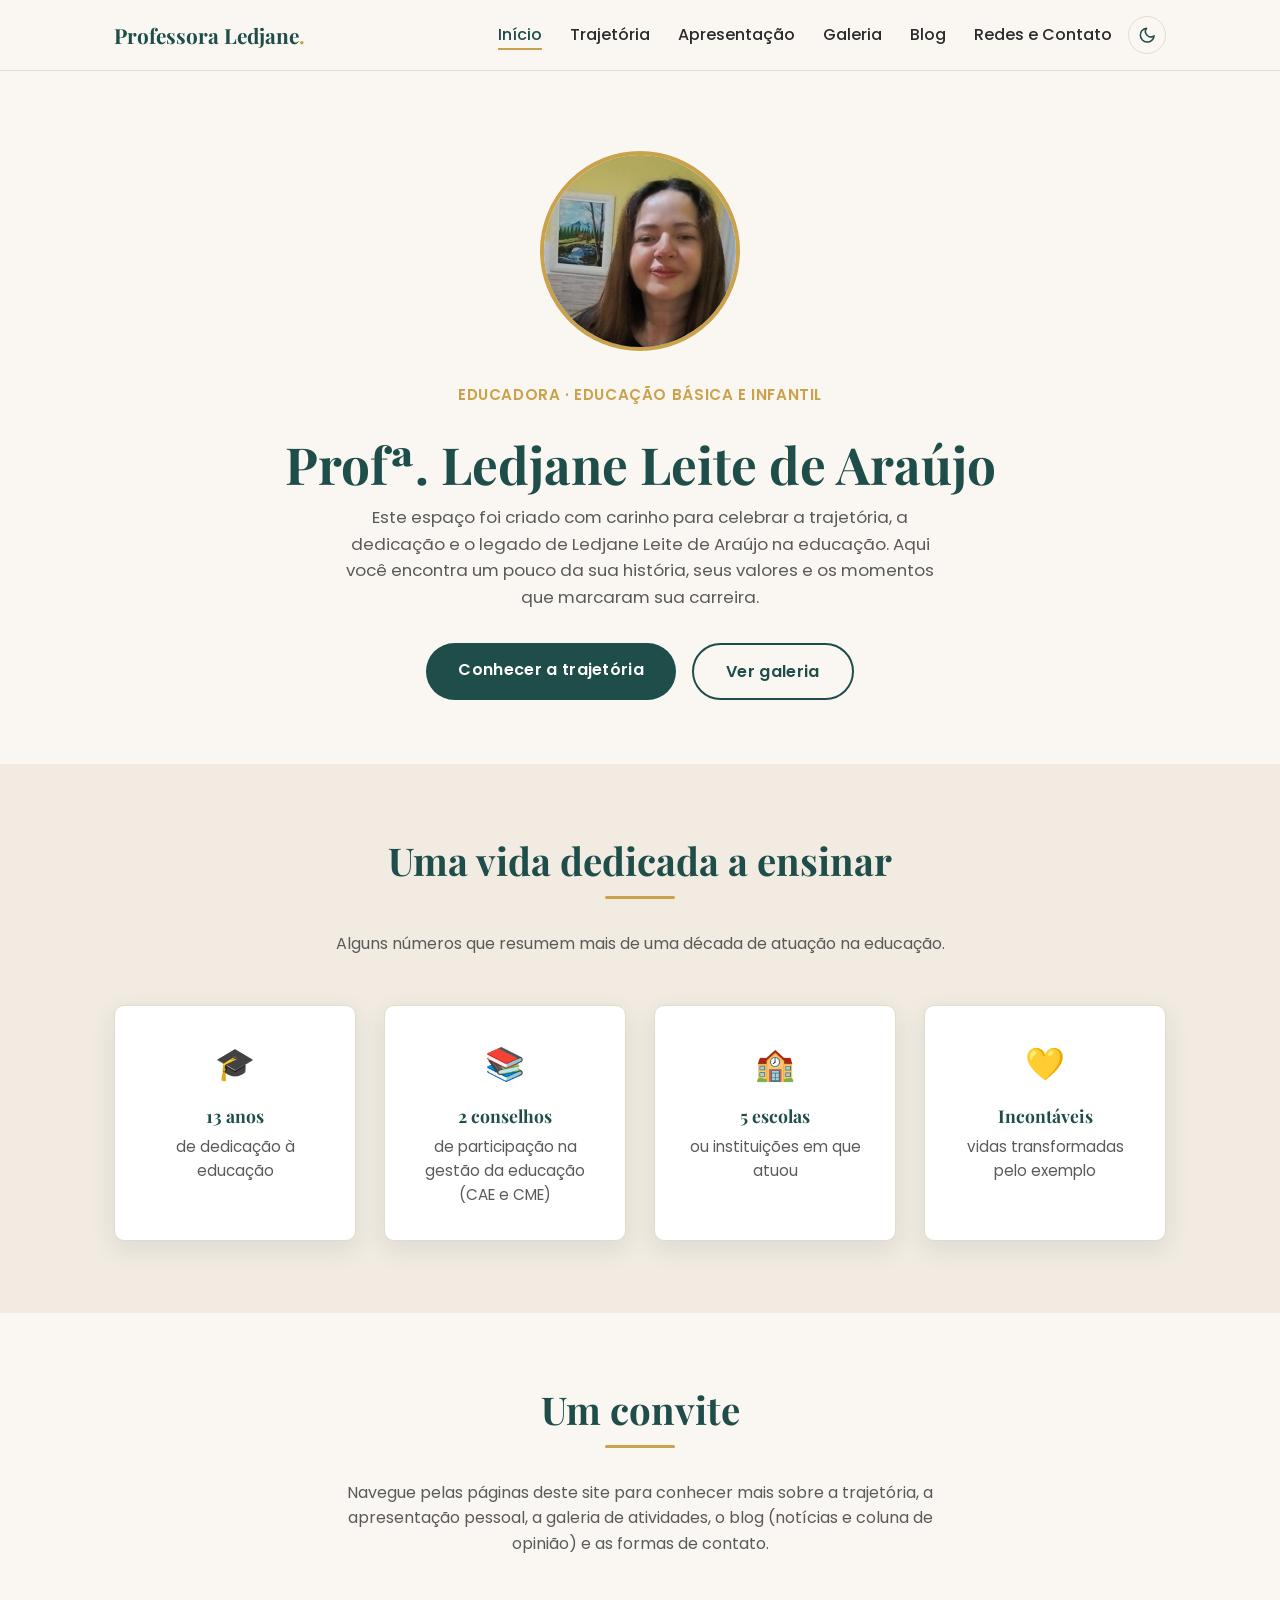
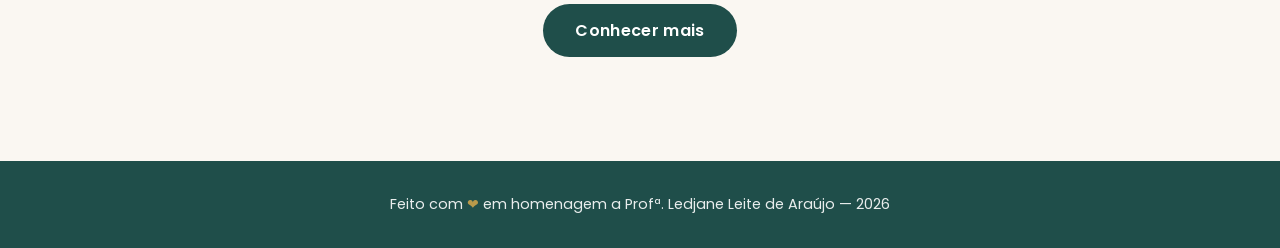
<file: index.html>
<!DOCTYPE html>
<html lang="pt-BR">
<head>
  <meta charset="UTF-8" />
  <meta name="viewport" content="width=device-width, initial-scale=1.0" />
  <script>try{var t=localStorage.getItem("tema");if(!t)t=matchMedia("(prefers-color-scheme: dark)").matches?"escuro":"claro";document.documentElement.setAttribute("data-tema",t)}catch(e){}</script>
  <title>Profª. Ledjane Leite de Araújo | Uma homenagem</title>
  <meta name="description" content="Site em homenagem a Ledjane Leite de Araújo, profissional dedicada à educação." />
  <link rel="icon" type="image/svg+xml" href="assets/favicon.svg" />
  <link rel="preconnect" href="https://fonts.googleapis.com" />
  <link rel="preconnect" href="https://fonts.gstatic.com" crossorigin />
  <link href="https://fonts.googleapis.com/css2?family=Playfair+Display:wght@600;700&family=Poppins:wght@300;400;500;600;700&display=swap" rel="stylesheet" />
  <link rel="stylesheet" href="css/style.css" />
</head>
<body>

  <header class="cabecalho">
    <nav class="navegacao container">
      <a href="index.html" class="marca">Professora Ledjane<span>.</span></a>
      <button class="botao-menu" aria-label="Abrir menu" aria-expanded="false">
        <span></span><span></span><span></span>
      </button>
      <ul class="menu">
        <li><a href="index.html">Início</a></li>
        <li><a href="trajetoria.html">Trajetória</a></li>
        <li><a href="apresentacao.html">Apresentação</a></li>
        <li><a href="galeria.html">Galeria</a></li>
        <li><a href="blog.html">Blog</a></li>
        <li><a href="contato.html">Redes e Contato</a></li>
      </ul>
      <button type="button" class="botao-tema" aria-label="Alternar modo escuro" aria-pressed="false" title="Modo escuro">
        <svg class="icone-lua" viewBox="0 0 24 24" aria-hidden="true"><path d="M21 12.8A9 9 0 1 1 11.2 3a7 7 0 0 0 9.8 9.8z"/></svg>
        <svg class="icone-sol" viewBox="0 0 24 24" aria-hidden="true"><circle cx="12" cy="12" r="4"/><path d="M12 2v2M12 20v2M4.9 4.9l1.4 1.4M17.7 17.7l1.4 1.4M2 12h2M20 12h2M4.9 19.1l1.4-1.4M17.7 6.3l1.4-1.4"/></svg>
      </button>
    </nav>
  </header>

  <main>
    <section class="hero container">
      <div class="hero-moldura">
        <img src="assets/img/Foto da homenageada n. 1.jpeg" alt="Foto de Ledjane Leite de Araújo" />
      </div>
      <p class="cargo">Educadora &middot; Educação Básica e Infantil</p>
      <h1>Profª. Ledjane Leite de Araújo</h1>
      <p class="resumo">
        Este espaço foi criado com carinho para celebrar a trajetória, a dedicação
        e o legado de Ledjane Leite de Araújo na educação. Aqui você encontra um
        pouco da sua história, seus valores e os momentos que marcaram sua carreira.
      </p>
      <div class="hero-acoes">
        <a href="trajetoria.html" class="botao">Conhecer a trajetória</a>
        <a href="galeria.html" class="botao botao-secundario">Ver galeria</a>
      </div>
    </section>

    <section class="secao secao-alt">
      <div class="container">
        <h2 class="titulo-secao fade-in">Uma vida dedicada a ensinar</h2>
        <div class="linha-destaque"></div>
        <p class="subtitulo-secao fade-in">
          Alguns números que resumem mais de uma década de atuação na educação.
        </p>

        <div class="grade-destaques">
          <div class="cartao fade-in">
            <div class="icone">🎓</div>
            <h3>13 anos</h3>
            <p>de dedicação à educação</p>
          </div>
          <div class="cartao fade-in">
            <div class="icone">📚</div>
            <h3>2 conselhos</h3>
            <p>de participação na gestão da educação (CAE e CME)</p>
          </div>
          <div class="cartao fade-in">
            <div class="icone">🏫</div>
            <h3>5 escolas</h3>
            <p>ou instituições em que atuou</p>
          </div>
          <div class="cartao fade-in">
            <div class="icone">💛</div>
            <h3>Incontáveis</h3>
            <p>vidas transformadas pelo exemplo</p>
          </div>
        </div>
      </div>
    </section>

    <section class="secao">
      <div class="container" style="text-align: center;">
        <h2 class="titulo-secao fade-in">Um convite</h2>
        <div class="linha-destaque"></div>
        <p class="subtitulo-secao fade-in">
          Navegue pelas páginas deste site para conhecer mais sobre a trajetória,
          a apresentação pessoal, a galeria de atividades, o blog (notícias e
          coluna de opinião) e as formas de contato.
        </p>
        <a href="apresentacao.html" class="botao">Conhecer mais</a>
      </div>
    </section>
  </main>

  <footer class="rodape">
    <div class="container">
      <p>Feito com <span class="coracao">&#10084;</span> em homenagem a Profª. Ledjane Leite de Araújo &mdash; <span id="ano-atual"></span></p>
    </div>
  </footer>

  <script src="js/script.js"></script>
</body>
</html>
</file>
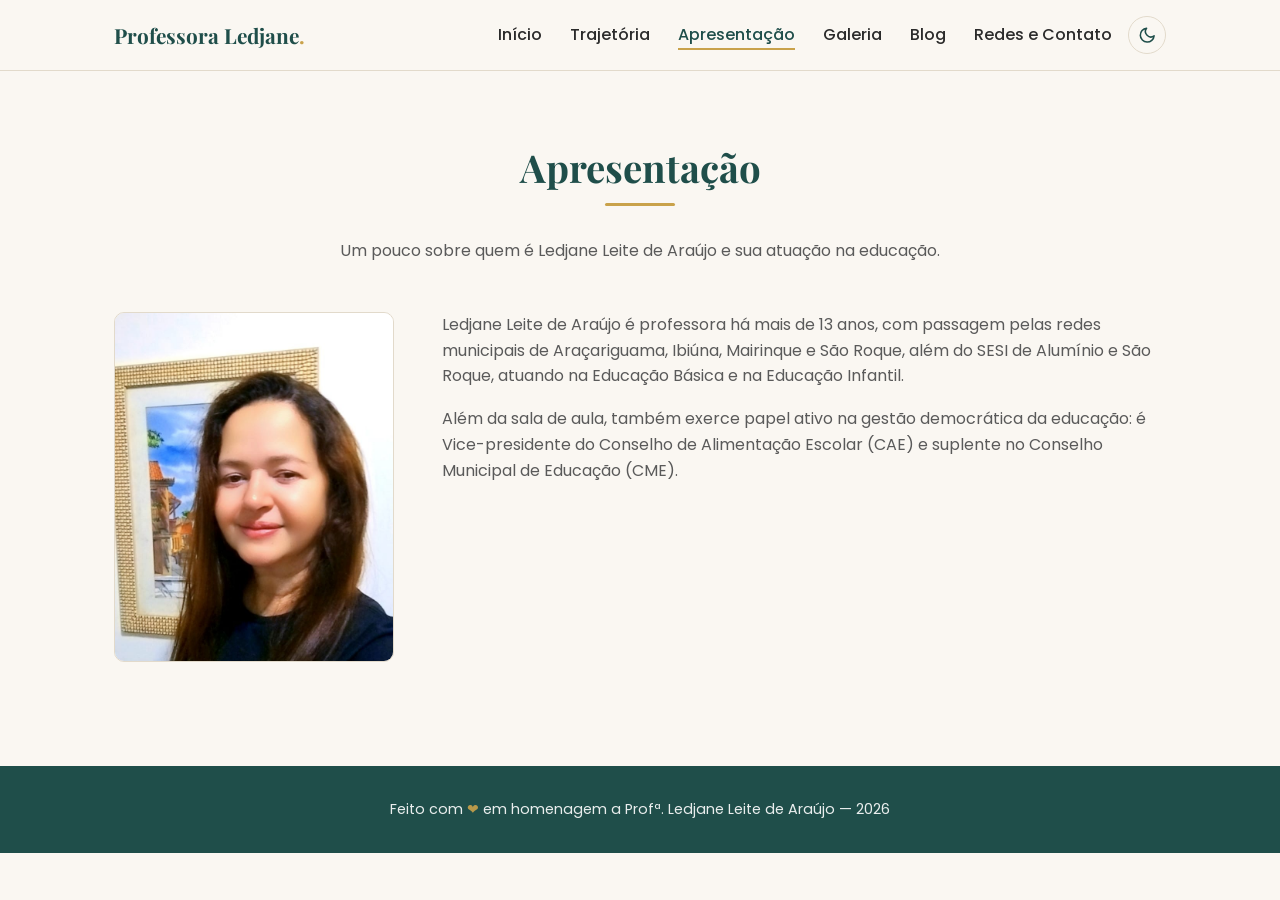
<file: apresentacao.html>
<!DOCTYPE html>
<html lang="pt-BR">
<head>
  <meta charset="UTF-8" />
  <meta name="viewport" content="width=device-width, initial-scale=1.0" />
  <script>try{var t=localStorage.getItem("tema");if(!t)t=matchMedia("(prefers-color-scheme: dark)").matches?"escuro":"claro";document.documentElement.setAttribute("data-tema",t)}catch(e){}</script>
  <title>Apresentação | Profª. Ledjane Leite de Araújo</title>
  <meta name="description" content="Apresentação pessoal de Ledjane Leite de Araújo." />
  <link rel="icon" type="image/svg+xml" href="assets/favicon.svg" />
  <link rel="preconnect" href="https://fonts.googleapis.com" />
  <link rel="preconnect" href="https://fonts.gstatic.com" crossorigin />
  <link href="https://fonts.googleapis.com/css2?family=Playfair+Display:wght@600;700&family=Poppins:wght@300;400;500;600;700&display=swap" rel="stylesheet" />
  <link rel="stylesheet" href="css/style.css" />
</head>
<body>

  <header class="cabecalho">
    <nav class="navegacao container">
      <a href="index.html" class="marca">Professora Ledjane<span>.</span></a>
      <button class="botao-menu" aria-label="Abrir menu" aria-expanded="false">
        <span></span><span></span><span></span>
      </button>
      <ul class="menu">
        <li><a href="index.html">Início</a></li>
        <li><a href="trajetoria.html">Trajetória</a></li>
        <li><a href="apresentacao.html">Apresentação</a></li>
        <li><a href="galeria.html">Galeria</a></li>
        <li><a href="blog.html">Blog</a></li>
        <li><a href="contato.html">Redes e Contato</a></li>
      </ul>
      <button type="button" class="botao-tema" aria-label="Alternar modo escuro" aria-pressed="false" title="Modo escuro">
        <svg class="icone-lua" viewBox="0 0 24 24" aria-hidden="true"><path d="M21 12.8A9 9 0 1 1 11.2 3a7 7 0 0 0 9.8 9.8z"/></svg>
        <svg class="icone-sol" viewBox="0 0 24 24" aria-hidden="true"><circle cx="12" cy="12" r="4"/><path d="M12 2v2M12 20v2M4.9 4.9l1.4 1.4M17.7 17.7l1.4 1.4M2 12h2M20 12h2M4.9 19.1l1.4-1.4M17.7 6.3l1.4-1.4"/></svg>
      </button>
    </nav>
  </header>

  <main>
    <section class="secao">
      <div class="container">
        <h1 class="titulo-secao fade-in">Apresentação</h1>
        <div class="linha-destaque"></div>
        <p class="subtitulo-secao fade-in">
          Um pouco sobre quem é Ledjane Leite de Araújo e sua atuação na
          educação.
        </p>

        <div class="apresentacao-conteudo fade-in">
          <div class="apresentacao-foto">
            <img src="assets/img/Foto da homenageada n. 4.jpeg" alt="Foto de Ledjane Leite de Araújo" />
          </div>

          <div class="apresentacao-texto">
            <p>
              Ledjane Leite de Araújo é professora há mais de 13 anos, com
              passagem pelas redes municipais de Araçariguama, Ibiúna,
              Mairinque e São Roque, além do SESI de Alumínio e São Roque,
              atuando na Educação Básica e na Educação Infantil.
            </p>
            <p>
              Além da sala de aula, também exerce papel ativo na gestão
              democrática da educação: é Vice-presidente do Conselho de
              Alimentação Escolar (CAE) e suplente no Conselho Municipal de
              Educação (CME).
            </p>

            <!--
              Conteúdo pessoal ainda não informado. Preencher e remover este
              comentário para publicar:

              <p>[Motivação de Ledjane para a educação, o que a inspira e como
              impacta alunos e colegas de profissão.]</p>

              <blockquote class="citacao">"[Frase marcante ou lema.]"</blockquote>

              <p>[Legado e carinho de quem passou por sua trajetória.]</p>

              <ul class="lista-valores">
                <li>[Valor 1]</li>
                <li>[Valor 2]</li>
                <li>[Valor 3]</li>
                <li>[Valor 4]</li>
              </ul>
            -->
          </div>
        </div>
      </div>
    </section>
  </main>

  <footer class="rodape">
    <div class="container">
      <p>Feito com <span class="coracao">&#10084;</span> em homenagem a Profª. Ledjane Leite de Araújo &mdash; <span id="ano-atual"></span></p>
    </div>
  </footer>

  <script src="js/script.js"></script>
</body>
</html>
</file>
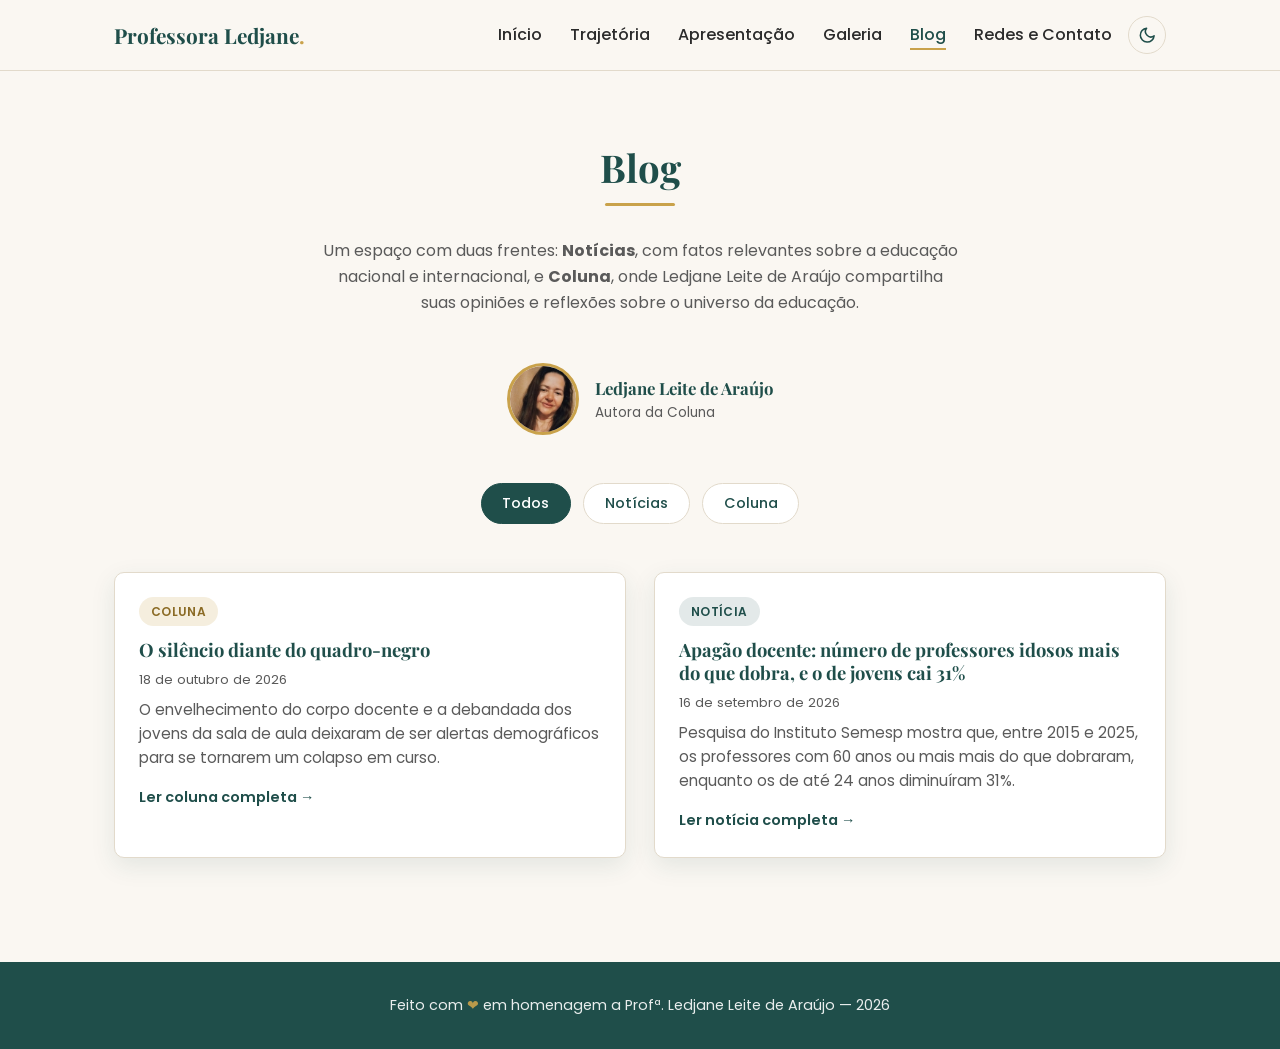
<file: blog.html>
<!DOCTYPE html>
<html lang="pt-BR">
<head>
  <meta charset="UTF-8" />
  <meta name="viewport" content="width=device-width, initial-scale=1.0" />
  <script>try{var t=localStorage.getItem("tema");if(!t)t=matchMedia("(prefers-color-scheme: dark)").matches?"escuro":"claro";document.documentElement.setAttribute("data-tema",t)}catch(e){}</script>
  <title>Blog | Profª. Ledjane Leite de Araújo</title>
  <meta name="description" content="Notícias sobre educação e coluna de opinião de Ledjane Leite de Araújo." />
  <link rel="icon" type="image/svg+xml" href="assets/favicon.svg" />
  <link rel="preconnect" href="https://fonts.googleapis.com" />
  <link rel="preconnect" href="https://fonts.gstatic.com" crossorigin />
  <link href="https://fonts.googleapis.com/css2?family=Playfair+Display:wght@600;700&family=Poppins:wght@300;400;500;600;700&display=swap" rel="stylesheet" />
  <link rel="stylesheet" href="css/style.css" />
</head>
<body>

  <header class="cabecalho">
    <nav class="navegacao container">
      <a href="index.html" class="marca">Professora Ledjane<span>.</span></a>
      <button class="botao-menu" aria-label="Abrir menu" aria-expanded="false">
        <span></span><span></span><span></span>
      </button>
      <ul class="menu">
        <li><a href="index.html">Início</a></li>
        <li><a href="trajetoria.html">Trajetória</a></li>
        <li><a href="apresentacao.html">Apresentação</a></li>
        <li><a href="galeria.html">Galeria</a></li>
        <li><a href="blog.html">Blog</a></li>
        <li><a href="contato.html">Redes e Contato</a></li>
      </ul>
      <button type="button" class="botao-tema" aria-label="Alternar modo escuro" aria-pressed="false" title="Modo escuro">
        <svg class="icone-lua" viewBox="0 0 24 24" aria-hidden="true"><path d="M21 12.8A9 9 0 1 1 11.2 3a7 7 0 0 0 9.8 9.8z"/></svg>
        <svg class="icone-sol" viewBox="0 0 24 24" aria-hidden="true"><circle cx="12" cy="12" r="4"/><path d="M12 2v2M12 20v2M4.9 4.9l1.4 1.4M17.7 17.7l1.4 1.4M2 12h2M20 12h2M4.9 19.1l1.4-1.4M17.7 6.3l1.4-1.4"/></svg>
      </button>
    </nav>
  </header>

  <main>
    <section class="secao">
      <div class="container">
        <h1 class="titulo-secao fade-in">Blog</h1>
        <div class="linha-destaque"></div>
        <p class="subtitulo-secao fade-in">
          Um espaço com duas frentes: <strong>Notícias</strong>, com fatos
          relevantes sobre a educação nacional e internacional, e
          <strong>Coluna</strong>, onde Ledjane Leite de Araújo compartilha
          suas opiniões e reflexões sobre o universo da educação.
        </p>

        <div class="perfil-mini fade-in">
          <div class="perfil-mini-foto">
            <img src="assets/img/Foto da homenageada n. 3.jpeg" alt="Foto de Ledjane Leite de Araújo" loading="lazy" />
          </div>
          <div>
            <p class="perfil-mini-nome">Ledjane Leite de Araújo</p>
            <p class="perfil-mini-cargo">Autora da Coluna</p>
          </div>
        </div>

        <div class="blog-filtros fade-in" role="group" aria-label="Filtrar publicações do blog">
          <button type="button" class="filtro-blog ativo" data-filtro="todos" aria-pressed="true">Todos</button>
          <button type="button" class="filtro-blog" data-filtro="noticia" aria-pressed="false">Notícias</button>
          <button type="button" class="filtro-blog" data-filtro="coluna" aria-pressed="false">Coluna</button>
        </div>

        <!--
          Para publicar um novo post:
          1. Duplique um arquivo em blog/ (ex.: blog/coluna-silencio-quadro-negro.html)
             e edite título, data e texto.
          2. Duplique um bloco ".post-card" abaixo, ajuste o link, a categoria
             (data-categoria="noticia" ou "coluna") e o resumo.
          O site é estático (sem banco de dados), então cada post é uma
          página HTML própria dentro da pasta blog/.
        -->
        <div class="grade-blog">
          <a href="blog/coluna-silencio-quadro-negro.html" class="post-card fade-in" data-categoria="coluna">
            <div class="post-card-conteudo">
              <span class="post-badge post-badge-coluna">Coluna</span>
              <h2 class="post-card-titulo">O silêncio diante do quadro-negro</h2>
              <p class="post-card-data">18 de outubro de 2026</p>
              <p class="post-card-resumo">
                O envelhecimento do corpo docente e a debandada dos jovens da
                sala de aula deixaram de ser alertas demográficos para se
                tornarem um colapso em curso.
              </p>
              <span class="post-card-link">Ler coluna completa &rarr;</span>
            </div>
          </a>

          <a href="blog/noticia-apagao-professores.html" class="post-card fade-in" data-categoria="noticia">
            <div class="post-card-conteudo">
              <span class="post-badge post-badge-noticia">Notícia</span>
              <h2 class="post-card-titulo">Apagão docente: número de professores idosos mais do que dobra, e o de jovens cai 31%</h2>
              <p class="post-card-data">16 de setembro de 2026</p>
              <p class="post-card-resumo">
                Pesquisa do Instituto Semesp mostra que, entre 2015 e 2025, os
                professores com 60 anos ou mais mais do que dobraram, enquanto
                os de até 24 anos diminuíram 31%.
              </p>
              <span class="post-card-link">Ler notícia completa &rarr;</span>
            </div>
          </a>
        </div>
      </div>
    </section>
  </main>

  <footer class="rodape">
    <div class="container">
      <p>Feito com <span class="coracao">&#10084;</span> em homenagem a Profª. Ledjane Leite de Araújo &mdash; <span id="ano-atual"></span></p>
    </div>
  </footer>

  <script src="js/script.js"></script>
</body>
</html>
</file>
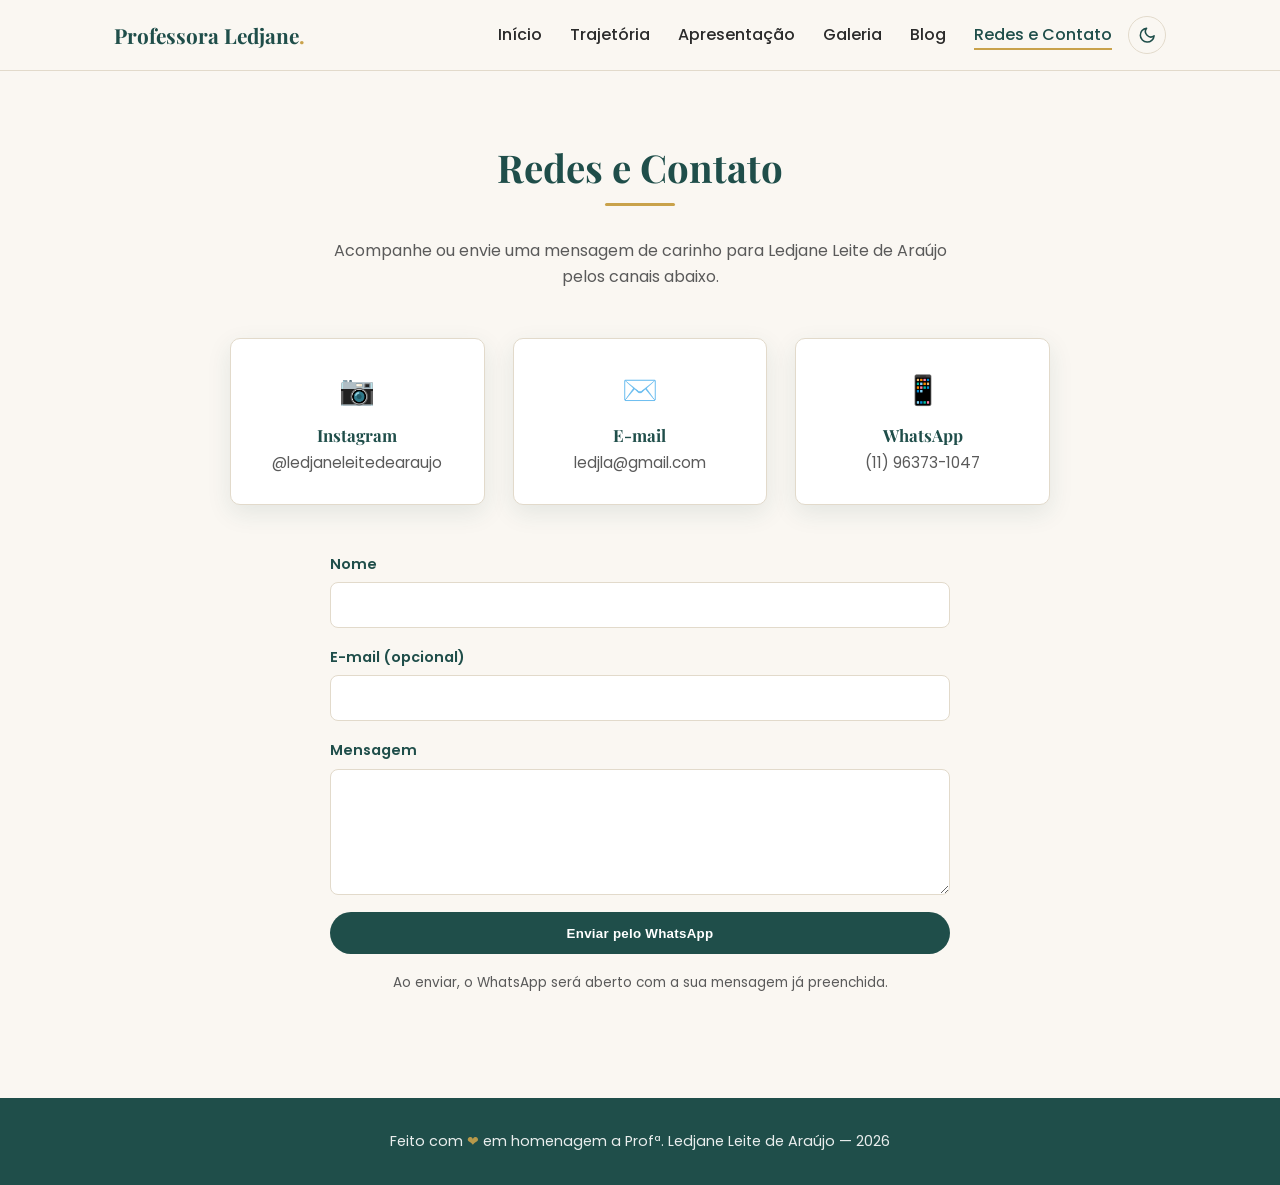
<file: contato.html>
<!DOCTYPE html>
<html lang="pt-BR">
<head>
  <meta charset="UTF-8" />
  <meta name="viewport" content="width=device-width, initial-scale=1.0" />
  <script>try{var t=localStorage.getItem("tema");if(!t)t=matchMedia("(prefers-color-scheme: dark)").matches?"escuro":"claro";document.documentElement.setAttribute("data-tema",t)}catch(e){}</script>
  <title>Redes e Contato | Profª. Ledjane Leite de Araújo</title>
  <meta name="description" content="Redes sociais e formas de contato relacionadas a Ledjane Leite de Araújo." />
  <link rel="icon" type="image/svg+xml" href="assets/favicon.svg" />
  <link rel="preconnect" href="https://fonts.googleapis.com" />
  <link rel="preconnect" href="https://fonts.gstatic.com" crossorigin />
  <link href="https://fonts.googleapis.com/css2?family=Playfair+Display:wght@600;700&family=Poppins:wght@300;400;500;600;700&display=swap" rel="stylesheet" />
  <link rel="stylesheet" href="css/style.css" />
</head>
<body>

  <header class="cabecalho">
    <nav class="navegacao container">
      <a href="index.html" class="marca">Professora Ledjane<span>.</span></a>
      <button class="botao-menu" aria-label="Abrir menu" aria-expanded="false">
        <span></span><span></span><span></span>
      </button>
      <ul class="menu">
        <li><a href="index.html">Início</a></li>
        <li><a href="trajetoria.html">Trajetória</a></li>
        <li><a href="apresentacao.html">Apresentação</a></li>
        <li><a href="galeria.html">Galeria</a></li>
        <li><a href="blog.html">Blog</a></li>
        <li><a href="contato.html">Redes e Contato</a></li>
      </ul>
      <button type="button" class="botao-tema" aria-label="Alternar modo escuro" aria-pressed="false" title="Modo escuro">
        <svg class="icone-lua" viewBox="0 0 24 24" aria-hidden="true"><path d="M21 12.8A9 9 0 1 1 11.2 3a7 7 0 0 0 9.8 9.8z"/></svg>
        <svg class="icone-sol" viewBox="0 0 24 24" aria-hidden="true"><circle cx="12" cy="12" r="4"/><path d="M12 2v2M12 20v2M4.9 4.9l1.4 1.4M17.7 17.7l1.4 1.4M2 12h2M20 12h2M4.9 19.1l1.4-1.4M17.7 6.3l1.4-1.4"/></svg>
      </button>
    </nav>
  </header>

  <main>
    <section class="secao">
      <div class="container">
        <h1 class="titulo-secao fade-in">Redes e Contato</h1>
        <div class="linha-destaque"></div>
        <p class="subtitulo-secao fade-in">
          Acompanhe ou envie uma mensagem de carinho para Ledjane Leite de Araújo
          pelos canais abaixo.
        </p>

        <div class="grade-contato fade-in">
          <div class="card-rede">
            <div class="icone">📷</div>
            <h3>Instagram</h3>
            <a href="https://www.instagram.com/ledjaneleitedearaujo/" target="_blank" rel="noopener">@ledjaneleitedearaujo</a>
          </div>

          <div class="card-rede">
            <div class="icone">✉️</div>
            <h3>E-mail</h3>
            <a href="mailto:ledjla@gmail.com">ledjla@gmail.com</a>
          </div>

          <div class="card-rede">
            <div class="icone">📱</div>
            <h3>WhatsApp</h3>
            <a href="https://wa.me/5511963731047" target="_blank" rel="noopener">(11) 96373-1047</a>
          </div>
        </div>

        <form class="formulario-contato fade-in" id="formulario-whatsapp" data-whatsapp="5511963731047">
          <div class="campo">
            <label for="nome">Nome</label>
            <input type="text" id="nome" name="nome" required />
          </div>
          <div class="campo">
            <label for="email">E-mail (opcional)</label>
            <input type="email" id="email" name="email" />
          </div>
          <div class="campo">
            <label for="mensagem">Mensagem</label>
            <textarea id="mensagem" name="mensagem" rows="5" required></textarea>
          </div>
          <button type="submit" class="botao">Enviar pelo WhatsApp</button>
          <p class="formulario-aviso">Ao enviar, o WhatsApp será aberto com a sua mensagem já preenchida.</p>
        </form>
      </div>
    </section>
  </main>

  <footer class="rodape">
    <div class="container">
      <p>Feito com <span class="coracao">&#10084;</span> em homenagem a Profª. Ledjane Leite de Araújo &mdash; <span id="ano-atual"></span></p>
    </div>
  </footer>

  <script src="js/script.js"></script>
</body>
</html>
</file>
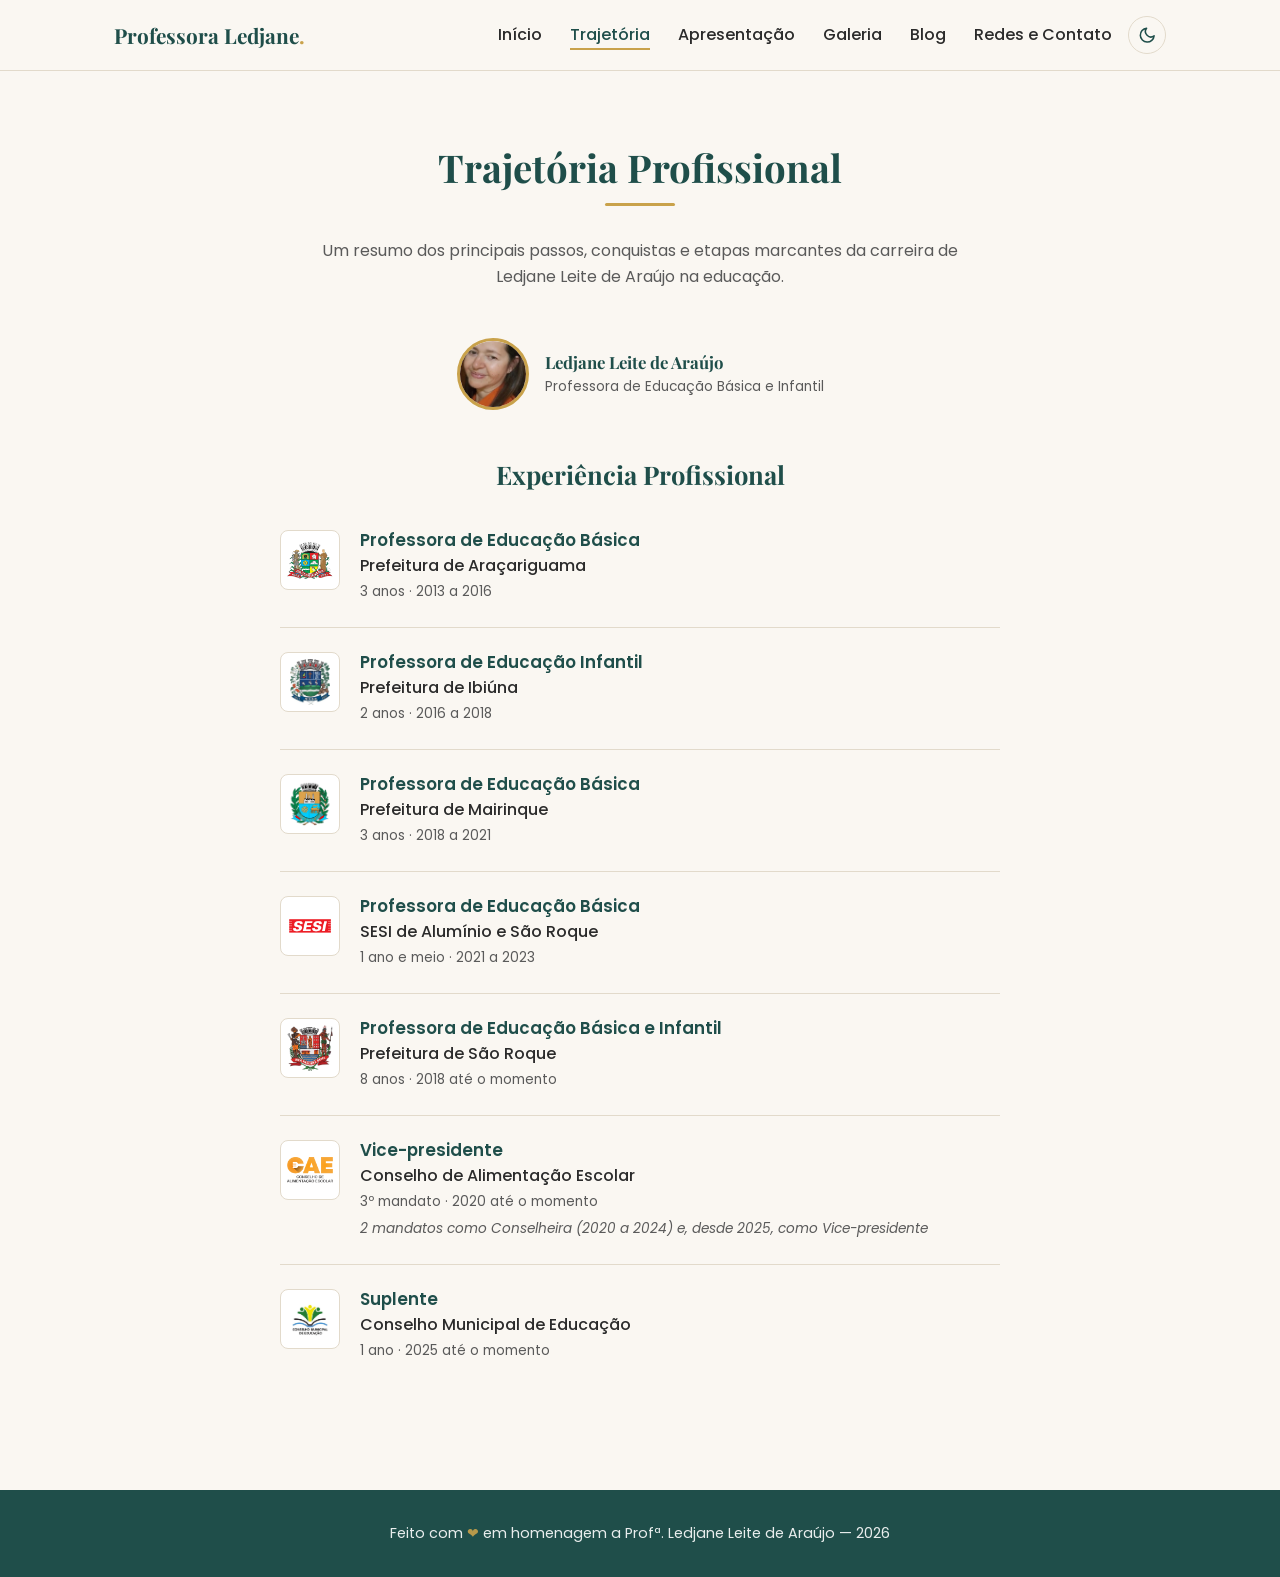
<file: trajetoria.html>
<!DOCTYPE html>
<html lang="pt-BR">
<head>
  <meta charset="UTF-8" />
  <meta name="viewport" content="width=device-width, initial-scale=1.0" />
  <script>try{var t=localStorage.getItem("tema");if(!t)t=matchMedia("(prefers-color-scheme: dark)").matches?"escuro":"claro";document.documentElement.setAttribute("data-tema",t)}catch(e){}</script>
  <title>Trajetória | Profª. Ledjane Leite de Araújo</title>
  <meta name="description" content="Conheça a trajetória profissional de Ledjane Leite de Araújo na educação." />
  <link rel="icon" type="image/svg+xml" href="assets/favicon.svg" />
  <link rel="preconnect" href="https://fonts.googleapis.com" />
  <link rel="preconnect" href="https://fonts.gstatic.com" crossorigin />
  <link href="https://fonts.googleapis.com/css2?family=Playfair+Display:wght@600;700&family=Poppins:wght@300;400;500;600;700&display=swap" rel="stylesheet" />
  <link rel="stylesheet" href="css/style.css" />
</head>
<body>

  <header class="cabecalho">
    <nav class="navegacao container">
      <a href="index.html" class="marca">Professora Ledjane<span>.</span></a>
      <button class="botao-menu" aria-label="Abrir menu" aria-expanded="false">
        <span></span><span></span><span></span>
      </button>
      <ul class="menu">
        <li><a href="index.html">Início</a></li>
        <li><a href="trajetoria.html">Trajetória</a></li>
        <li><a href="apresentacao.html">Apresentação</a></li>
        <li><a href="galeria.html">Galeria</a></li>
        <li><a href="blog.html">Blog</a></li>
        <li><a href="contato.html">Redes e Contato</a></li>
      </ul>
      <button type="button" class="botao-tema" aria-label="Alternar modo escuro" aria-pressed="false" title="Modo escuro">
        <svg class="icone-lua" viewBox="0 0 24 24" aria-hidden="true"><path d="M21 12.8A9 9 0 1 1 11.2 3a7 7 0 0 0 9.8 9.8z"/></svg>
        <svg class="icone-sol" viewBox="0 0 24 24" aria-hidden="true"><circle cx="12" cy="12" r="4"/><path d="M12 2v2M12 20v2M4.9 4.9l1.4 1.4M17.7 17.7l1.4 1.4M2 12h2M20 12h2M4.9 19.1l1.4-1.4M17.7 6.3l1.4-1.4"/></svg>
      </button>
    </nav>
  </header>

  <main>
    <section class="secao">
      <div class="container">
        <h1 class="titulo-secao fade-in">Trajetória Profissional</h1>
        <div class="linha-destaque"></div>
        <p class="subtitulo-secao fade-in">
          Um resumo dos principais passos, conquistas e etapas marcantes da
          carreira de Ledjane Leite de Araújo na educação.
        </p>

        <div class="perfil-mini fade-in">
          <div class="perfil-mini-foto">
            <img src="assets/img/Foto da homenageada n. 2.jpeg" alt="Foto de Ledjane Leite de Araújo" loading="lazy" />
          </div>
          <div>
            <p class="perfil-mini-nome">Ledjane Leite de Araújo</p>
            <p class="perfil-mini-cargo">Professora de Educação Básica e Infantil</p>
          </div>
        </div>

        <h2 class="categoria-titulo fade-in">Experiência Profissional</h2>

        <div class="experiencia-lista">
          <div class="experiencia-item fade-in">
            <div class="experiencia-logo">
              <img src="assets/img/Prefeitura de Araçariguama.png" alt="Logo da Prefeitura de Araçariguama" loading="lazy" />
            </div>
            <div class="experiencia-conteudo">
              <h3 class="experiencia-cargo">Professora de Educação Básica</h3>
              <p class="experiencia-instituicao">Prefeitura de Araçariguama</p>
              <p class="experiencia-duracao">3 anos &middot; 2013 a 2016</p>
            </div>
          </div>

          <div class="experiencia-item fade-in">
            <div class="experiencia-logo">
              <img src="assets/img/Prefeitura de Ibiúna - LOGO.jpg" alt="Logo da Prefeitura de Ibiúna" loading="lazy" />
            </div>
            <div class="experiencia-conteudo">
              <h3 class="experiencia-cargo">Professora de Educação Infantil</h3>
              <p class="experiencia-instituicao">Prefeitura de Ibiúna</p>
              <p class="experiencia-duracao">2 anos &middot; 2016 a 2018</p>
            </div>
          </div>

          <div class="experiencia-item fade-in">
            <div class="experiencia-logo">
              <img src="assets/img/Prefeitura de Mairinque.png" alt="Logo da Prefeitura de Mairinque" loading="lazy" />
            </div>
            <div class="experiencia-conteudo">
              <h3 class="experiencia-cargo">Professora de Educação Básica</h3>
              <p class="experiencia-instituicao">Prefeitura de Mairinque</p>
              <p class="experiencia-duracao">3 anos &middot; 2018 a 2021</p>
            </div>
          </div>

          <div class="experiencia-item fade-in">
            <div class="experiencia-logo">
              <img src="assets/img/SESI.png" alt="Logo do SESI" loading="lazy" />
            </div>
            <div class="experiencia-conteudo">
              <h3 class="experiencia-cargo">Professora de Educação Básica</h3>
              <p class="experiencia-instituicao">SESI de Alumínio e São Roque</p>
              <p class="experiencia-duracao">1 ano e meio &middot; 2021 a 2023</p>
            </div>
          </div>

          <div class="experiencia-item fade-in">
            <div class="experiencia-logo">
              <img src="assets/img/Prefeitura de São Roque.png" alt="Logo da Prefeitura de São Roque" loading="lazy" />
            </div>
            <div class="experiencia-conteudo">
              <h3 class="experiencia-cargo">Professora de Educação Básica e Infantil</h3>
              <p class="experiencia-instituicao">Prefeitura de São Roque</p>
              <p class="experiencia-duracao">8 anos &middot; 2018 até o momento</p>
            </div>
          </div>

          <div class="experiencia-item fade-in">
            <div class="experiencia-logo">
              <img src="assets/img/CAE.png" alt="Logo do Conselho de Alimentação Escolar" loading="lazy" />
            </div>
            <div class="experiencia-conteudo">
              <h3 class="experiencia-cargo">Vice-presidente</h3>
              <p class="experiencia-instituicao">Conselho de Alimentação Escolar</p>
              <p class="experiencia-duracao">3&ordm; mandato &middot; 2020 até o momento</p>
              <p class="experiencia-detalhe">2 mandatos como Conselheira (2020 a 2024) e, desde 2025, como Vice-presidente</p>
            </div>
          </div>

          <div class="experiencia-item fade-in">
            <div class="experiencia-logo">
              <img src="assets/img/CME - Logo.jpeg" alt="Logo do Conselho Municipal de Educação" loading="lazy" />
            </div>
            <div class="experiencia-conteudo">
              <h3 class="experiencia-cargo">Suplente</h3>
              <p class="experiencia-instituicao">Conselho Municipal de Educação</p>
              <p class="experiencia-duracao">1 ano &middot; 2025 até o momento</p>
            </div>
          </div>
        </div>
      </div>
    </section>
  </main>

  <footer class="rodape">
    <div class="container">
      <p>Feito com <span class="coracao">&#10084;</span> em homenagem a Profª. Ledjane Leite de Araújo &mdash; <span id="ano-atual"></span></p>
    </div>
  </footer>

  <script src="js/script.js"></script>
</body>
</html>
</file>
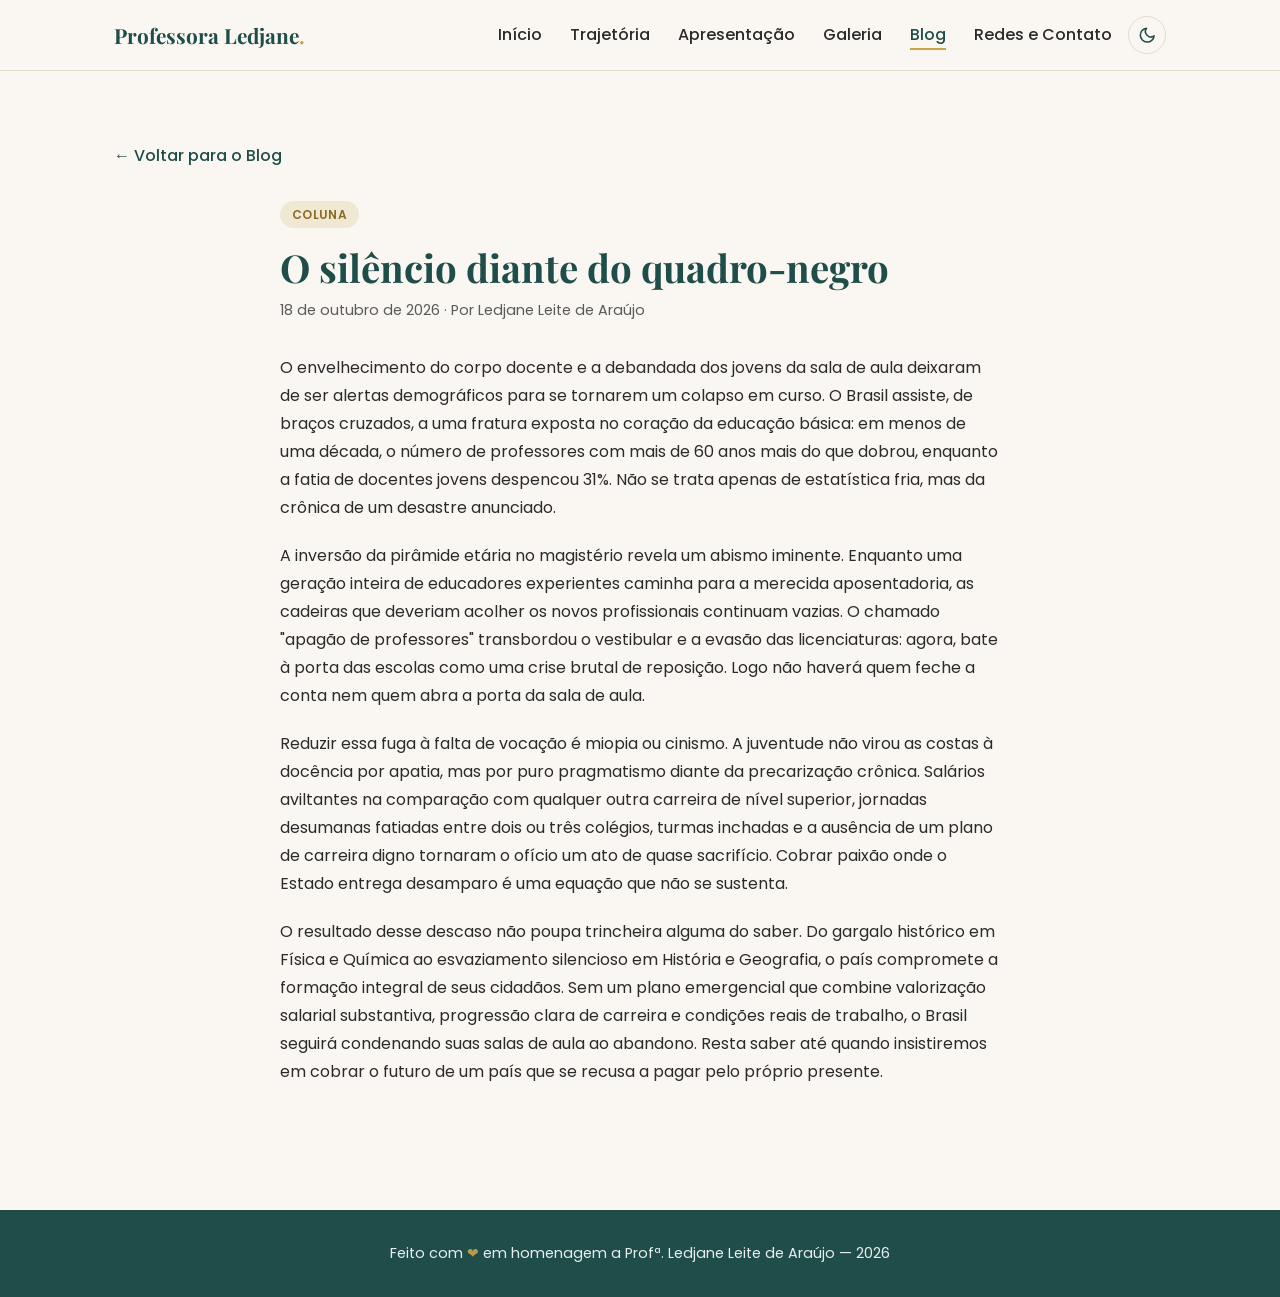
<file: blog/coluna-silencio-quadro-negro.html>
<!DOCTYPE html>
<html lang="pt-BR">
<head>
  <meta charset="UTF-8" />
  <meta name="viewport" content="width=device-width, initial-scale=1.0" />
  <script>try{var t=localStorage.getItem("tema");if(!t)t=matchMedia("(prefers-color-scheme: dark)").matches?"escuro":"claro";document.documentElement.setAttribute("data-tema",t)}catch(e){}</script>
  <title>O silêncio diante do quadro-negro | Blog</title>
  <meta name="description" content="Coluna de Ledjane Leite de Araújo sobre o envelhecimento do corpo docente e a fuga dos jovens da sala de aula." />
  <link rel="icon" type="image/svg+xml" href="../assets/favicon.svg" />
  <link rel="preconnect" href="https://fonts.googleapis.com" />
  <link rel="preconnect" href="https://fonts.gstatic.com" crossorigin />
  <link href="https://fonts.googleapis.com/css2?family=Playfair+Display:wght@600;700&family=Poppins:wght@300;400;500;600;700&display=swap" rel="stylesheet" />
  <link rel="stylesheet" href="../css/style.css" />
</head>
<body>

  <header class="cabecalho">
    <nav class="navegacao container">
      <a href="../index.html" class="marca">Professora Ledjane<span>.</span></a>
      <button class="botao-menu" aria-label="Abrir menu" aria-expanded="false">
        <span></span><span></span><span></span>
      </button>
      <ul class="menu">
        <li><a href="../index.html">Início</a></li>
        <li><a href="../trajetoria.html">Trajetória</a></li>
        <li><a href="../apresentacao.html">Apresentação</a></li>
        <li><a href="../galeria.html">Galeria</a></li>
        <li><a href="../blog.html">Blog</a></li>
        <li><a href="../contato.html">Redes e Contato</a></li>
      </ul>
      <button type="button" class="botao-tema" aria-label="Alternar modo escuro" aria-pressed="false" title="Modo escuro">
        <svg class="icone-lua" viewBox="0 0 24 24" aria-hidden="true"><path d="M21 12.8A9 9 0 1 1 11.2 3a7 7 0 0 0 9.8 9.8z"/></svg>
        <svg class="icone-sol" viewBox="0 0 24 24" aria-hidden="true"><circle cx="12" cy="12" r="4"/><path d="M12 2v2M12 20v2M4.9 4.9l1.4 1.4M17.7 17.7l1.4 1.4M2 12h2M20 12h2M4.9 19.1l1.4-1.4M17.7 6.3l1.4-1.4"/></svg>
      </button>
    </nav>
  </header>

  <main>
    <section class="secao">
      <div class="container">
        <a href="../blog.html" class="artigo-voltar fade-in">&larr; Voltar para o Blog</a>

        <article class="artigo fade-in">
          <span class="post-badge post-badge-coluna">Coluna</span>
          <h1 class="artigo-titulo">O silêncio diante do quadro-negro</h1>
          <p class="artigo-meta"><time datetime="2026-10-18">18 de outubro de 2026</time> &middot; Por Ledjane Leite de Araújo</p>

          <div class="artigo-corpo">
            <p>
              O envelhecimento do corpo docente e a debandada dos jovens da
              sala de aula deixaram de ser alertas demográficos para se
              tornarem um colapso em curso. O Brasil assiste, de braços
              cruzados, a uma fratura exposta no coração da educação básica:
              em menos de uma década, o número de professores com mais de 60
              anos mais do que dobrou, enquanto a fatia de docentes jovens
              despencou 31%. Não se trata apenas de estatística fria, mas da
              crônica de um desastre anunciado.
            </p>
            <p>
              A inversão da pirâmide etária no magistério revela um abismo
              iminente. Enquanto uma geração inteira de educadores
              experientes caminha para a merecida aposentadoria, as cadeiras
              que deveriam acolher os novos profissionais continuam vazias. O
              chamado "apagão de professores" transbordou o vestibular e a
              evasão das licenciaturas: agora, bate à porta das escolas como
              uma crise brutal de reposição. Logo não haverá quem feche a
              conta nem quem abra a porta da sala de aula.
            </p>
            <p>
              Reduzir essa fuga à falta de vocação é miopia ou cinismo. A
              juventude não virou as costas à docência por apatia, mas por
              puro pragmatismo diante da precarização crônica. Salários
              aviltantes na comparação com qualquer outra carreira de nível
              superior, jornadas desumanas fatiadas entre dois ou três
              colégios, turmas inchadas e a ausência de um plano de carreira
              digno tornaram o ofício um ato de quase sacrifício. Cobrar
              paixão onde o Estado entrega desamparo é uma equação que não se
              sustenta.
            </p>
            <p>
              O resultado desse descaso não poupa trincheira alguma do saber.
              Do gargalo histórico em Física e Química ao esvaziamento
              silencioso em História e Geografia, o país compromete a
              formação integral de seus cidadãos. Sem um plano emergencial
              que combine valorização salarial substantiva, progressão clara
              de carreira e condições reais de trabalho, o Brasil seguirá
              condenando suas salas de aula ao abandono. Resta saber até
              quando insistiremos em cobrar o futuro de um país que se recusa
              a pagar pelo próprio presente.
            </p>
          </div>
        </article>
      </div>
    </section>
  </main>

  <footer class="rodape">
    <div class="container">
      <p>Feito com <span class="coracao">&#10084;</span> em homenagem a Profª. Ledjane Leite de Araújo &mdash; <span id="ano-atual"></span></p>
    </div>
  </footer>

  <script src="../js/script.js"></script>
</body>
</html>
</file>
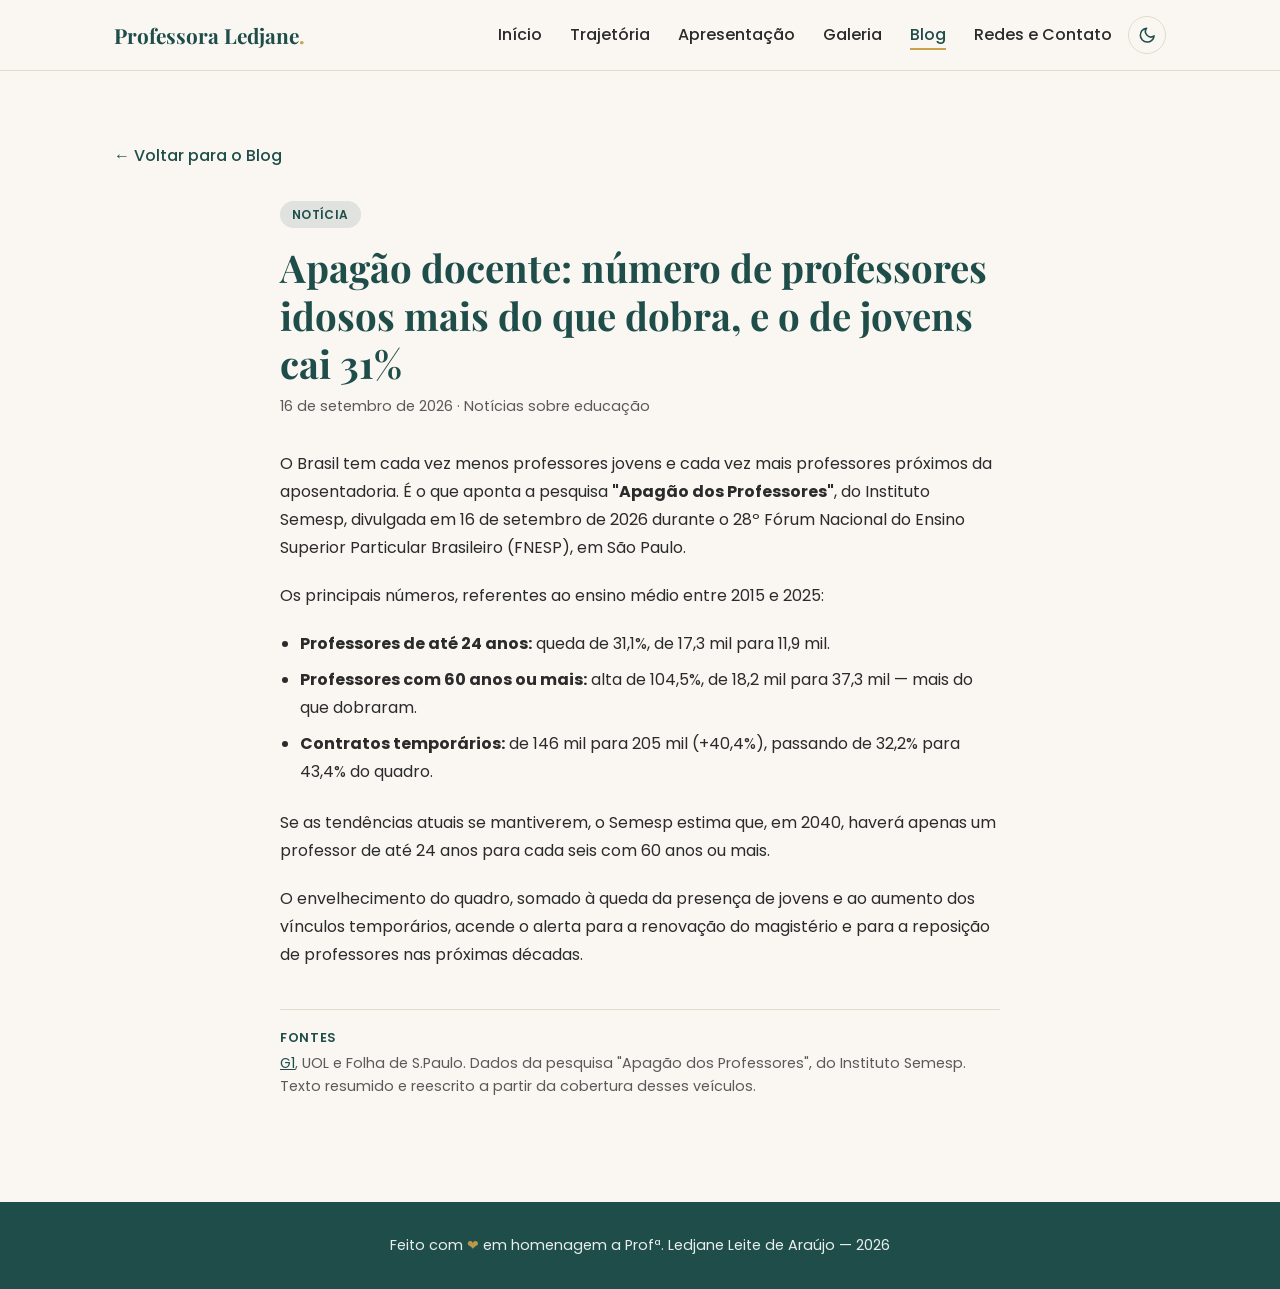
<file: blog/noticia-apagao-professores.html>
<!DOCTYPE html>
<html lang="pt-BR">
<head>
  <meta charset="UTF-8" />
  <meta name="viewport" content="width=device-width, initial-scale=1.0" />
  <script>try{var t=localStorage.getItem("tema");if(!t)t=matchMedia("(prefers-color-scheme: dark)").matches?"escuro":"claro";document.documentElement.setAttribute("data-tema",t)}catch(e){}</script>
  <title>Apagão docente: professores idosos mais do que dobram e jovens caem 31% | Blog</title>
  <meta name="description" content="Pesquisa do Instituto Semesp mostra que o número de professores com 60 anos ou mais mais do que dobrou, enquanto o de docentes de até 24 anos caiu 31%." />
  <link rel="icon" type="image/svg+xml" href="../assets/favicon.svg" />
  <link rel="preconnect" href="https://fonts.googleapis.com" />
  <link rel="preconnect" href="https://fonts.gstatic.com" crossorigin />
  <link href="https://fonts.googleapis.com/css2?family=Playfair+Display:wght@600;700&family=Poppins:wght@300;400;500;600;700&display=swap" rel="stylesheet" />
  <link rel="stylesheet" href="../css/style.css" />
</head>
<body>

  <header class="cabecalho">
    <nav class="navegacao container">
      <a href="../index.html" class="marca">Professora Ledjane<span>.</span></a>
      <button class="botao-menu" aria-label="Abrir menu" aria-expanded="false">
        <span></span><span></span><span></span>
      </button>
      <ul class="menu">
        <li><a href="../index.html">Início</a></li>
        <li><a href="../trajetoria.html">Trajetória</a></li>
        <li><a href="../apresentacao.html">Apresentação</a></li>
        <li><a href="../galeria.html">Galeria</a></li>
        <li><a href="../blog.html">Blog</a></li>
        <li><a href="../contato.html">Redes e Contato</a></li>
      </ul>
      <button type="button" class="botao-tema" aria-label="Alternar modo escuro" aria-pressed="false" title="Modo escuro">
        <svg class="icone-lua" viewBox="0 0 24 24" aria-hidden="true"><path d="M21 12.8A9 9 0 1 1 11.2 3a7 7 0 0 0 9.8 9.8z"/></svg>
        <svg class="icone-sol" viewBox="0 0 24 24" aria-hidden="true"><circle cx="12" cy="12" r="4"/><path d="M12 2v2M12 20v2M4.9 4.9l1.4 1.4M17.7 17.7l1.4 1.4M2 12h2M20 12h2M4.9 19.1l1.4-1.4M17.7 6.3l1.4-1.4"/></svg>
      </button>
    </nav>
  </header>

  <main>
    <section class="secao">
      <div class="container">
        <a href="../blog.html" class="artigo-voltar fade-in">&larr; Voltar para o Blog</a>

        <article class="artigo fade-in">
          <span class="post-badge post-badge-noticia">Notícia</span>
          <h1 class="artigo-titulo">Apagão docente: número de professores idosos mais do que dobra, e o de jovens cai 31%</h1>
          <p class="artigo-meta"><time datetime="2026-09-16">16 de setembro de 2026</time> &middot; Notícias sobre educação</p>

          <div class="artigo-corpo">
            <p>
              O Brasil tem cada vez menos professores jovens e cada vez mais
              professores próximos da aposentadoria. É o que aponta a pesquisa
              <strong>"Apagão dos Professores"</strong>, do Instituto Semesp,
              divulgada em 16 de setembro de 2026 durante o 28º Fórum Nacional
              do Ensino Superior Particular Brasileiro (FNESP), em São Paulo.
            </p>

            <p>Os principais números, referentes ao ensino médio entre 2015 e 2025:</p>
            <ul>
              <li>
                <strong>Professores de até 24 anos:</strong> queda de 31,1%,
                de 17,3 mil para 11,9 mil.
              </li>
              <li>
                <strong>Professores com 60 anos ou mais:</strong> alta de
                104,5%, de 18,2 mil para 37,3 mil — mais do que dobraram.
              </li>
              <li>
                <strong>Contratos temporários:</strong> de 146 mil para 205
                mil (+40,4%), passando de 32,2% para 43,4% do quadro.
              </li>
            </ul>

            <p>
              Se as tendências atuais se mantiverem, o Semesp estima que, em
              2040, haverá apenas um professor de até 24 anos para cada seis
              com 60 anos ou mais.
            </p>

            <p>
              O envelhecimento do quadro, somado à queda da presença de jovens
              e ao aumento dos vínculos temporários, acende o alerta para a
              renovação do magistério e para a reposição de professores nas
              próximas décadas.
            </p>
          </div>

          <aside class="artigo-fontes">
            <h2>Fontes</h2>
            <p>
              <a href="https://g1.globo.com/educacao/noticia/2026/09/16/apagao-numero-de-professores-idosos-mais-do-que-dobra-em-8-anos-enquanto-o-de-docentes-jovens-cai-31percent-diz-pesquisa.ghtml" target="_blank" rel="noopener">G1</a>,
              UOL e Folha de S.Paulo. Dados da pesquisa "Apagão dos
              Professores", do Instituto Semesp. Texto resumido e reescrito a
              partir da cobertura desses veículos.
            </p>
          </aside>
        </article>
      </div>
    </section>
  </main>

  <footer class="rodape">
    <div class="container">
      <p>Feito com <span class="coracao">&#10084;</span> em homenagem a Profª. Ledjane Leite de Araújo &mdash; <span id="ano-atual"></span></p>
    </div>
  </footer>

  <script src="../js/script.js"></script>
</body>
</html>
</file>
<file: css/style.css>
/* ==========================================================================
   Homenagem — folha de estilos principal
   ========================================================================== */

:root {
  color-scheme: light;

  --cor-fundo: #faf7f2;
  --cor-fundo-alt: #f1ebe1;
  --cor-superficie: #ffffff;
  --cor-texto: #2b2b2b;
  --cor-texto-suave: #5a5a5a;
  --cor-titulo: #1f4e4a;
  --cor-primaria: #1f4e4a;
  --cor-primaria-clara: #2f6b65;
  --cor-destaque: #c9a24b;
  --cor-destaque-clara: #e4c77e;
  --cor-branco: #ffffff;
  --cor-borda: #e2dacb;
  --cor-cabecalho: rgba(250, 247, 242, 0.95);
  --cor-rodape: #1f4e4a;
  --badge-noticia-fundo: rgba(31, 78, 74, 0.12);
  --badge-coluna-fundo: rgba(201, 162, 75, 0.18);
  --badge-coluna-texto: #8a6a24;

  --fonte-titulo: "Playfair Display", Georgia, "Times New Roman", serif;
  --fonte-texto: "Poppins", "Segoe UI", Arial, sans-serif;

  --largura-maxima: 1100px;
  --raio: 10px;
  --sombra: 0 8px 24px rgba(31, 78, 74, 0.1);
  --transicao: 0.25s ease;
}

:root[data-tema="escuro"] {
  color-scheme: dark;

  --cor-fundo: #111716;
  --cor-fundo-alt: #172120;
  --cor-superficie: #1b2524;
  --cor-texto: #e9e7e2;
  --cor-texto-suave: #a7b1ae;
  --cor-titulo: #8fd3c8;
  --cor-primaria: #2b6a63;
  --cor-primaria-clara: #3a8077;
  --cor-destaque: #d4ae58;
  --cor-borda: #2c3837;
  --cor-cabecalho: rgba(17, 23, 22, 0.92);
  --cor-rodape: #0c1211;
  --badge-noticia-fundo: rgba(143, 211, 200, 0.14);
  --badge-coluna-fundo: rgba(212, 174, 88, 0.18);
  --badge-coluna-texto: #e4c77e;
  --sombra: 0 8px 24px rgba(0, 0, 0, 0.4);
}

/* ---------- Reset básico ---------- */
* {
  margin: 0;
  padding: 0;
  box-sizing: border-box;
}

html {
  scroll-behavior: smooth;
}

body {
  font-family: var(--fonte-texto);
  color: var(--cor-texto);
  background-color: var(--cor-fundo);
  line-height: 1.6;
  -webkit-font-smoothing: antialiased;
}

img {
  max-width: 100%;
  display: block;
}

a {
  color: inherit;
  text-decoration: none;
}

ul {
  list-style: none;
}

h1, h2, h3, h4 {
  font-family: var(--fonte-titulo);
  color: var(--cor-titulo);
  line-height: 1.25;
}

.container {
  width: 100%;
  max-width: var(--largura-maxima);
  margin-inline: auto;
  padding-inline: 1.5rem;
}

/* ---------- Utilitários ---------- */
.secao {
  padding: 4.5rem 0;
}

.secao-alt {
  background-color: var(--cor-fundo-alt);
}

.titulo-secao {
  font-size: clamp(1.8rem, 3vw, 2.4rem);
  text-align: center;
  margin-bottom: 0.75rem;
}

.subtitulo-secao {
  text-align: center;
  color: var(--cor-texto-suave);
  max-width: 640px;
  margin: 0 auto 3rem;
}

.linha-destaque {
  width: 70px;
  height: 3px;
  background-color: var(--cor-destaque);
  margin: 0 auto 2rem;
  border-radius: 2px;
}

.botao {
  display: inline-block;
  padding: 0.85rem 2rem;
  background-color: var(--cor-primaria);
  color: var(--cor-branco);
  border-radius: 999px;
  font-weight: 600;
  letter-spacing: 0.02em;
  transition: background-color var(--transicao), transform var(--transicao);
  border: none;
  cursor: pointer;
}

.botao:hover {
  background-color: var(--cor-primaria-clara);
  transform: translateY(-2px);
}

.botao-secundario {
  background-color: transparent;
  color: var(--cor-titulo);
  border: 2px solid var(--cor-titulo);
}

.botao-secundario:hover {
  background-color: var(--cor-primaria);
  color: var(--cor-branco);
}

.fade-in {
  opacity: 0;
  transform: translateY(24px);
  transition: opacity 0.7s ease, transform 0.7s ease;
}

.fade-in.visivel {
  opacity: 1;
  transform: translateY(0);
}

/* ---------- Cabeçalho / navegação ---------- */
.cabecalho {
  position: sticky;
  top: 0;
  z-index: 100;
  background-color: var(--cor-cabecalho);
  backdrop-filter: blur(6px);
  border-bottom: 1px solid var(--cor-borda);
}

.navegacao {
  display: flex;
  align-items: center;
  gap: 1rem;
  padding-block: 1rem;
}

.marca {
  order: 1;
  white-space: nowrap;
  font-family: var(--fonte-titulo);
  font-size: 1.3rem;
  color: var(--cor-titulo);
  font-weight: 700;
}

.marca span {
  color: var(--cor-destaque);
}

.menu {
  order: 2;
  margin-left: auto;
  display: flex;
  gap: 1.75rem;
}

.menu a {
  white-space: nowrap;
  font-weight: 500;
  color: var(--cor-texto);
  position: relative;
  padding-bottom: 4px;
  transition: color var(--transicao);
}

.menu a::after {
  content: "";
  position: absolute;
  left: 0;
  bottom: 0;
  width: 0;
  height: 2px;
  background-color: var(--cor-destaque);
  transition: width var(--transicao);
}

.menu a:hover,
.menu a.ativo {
  color: var(--cor-titulo);
}

.menu a:hover::after,
.menu a.ativo::after {
  width: 100%;
}

.botao-tema {
  order: 3;
  flex-shrink: 0;
  width: 2.4rem;
  height: 2.4rem;
  display: inline-flex;
  align-items: center;
  justify-content: center;
  background: none;
  border: 1px solid var(--cor-borda);
  border-radius: 50%;
  color: var(--cor-titulo);
  cursor: pointer;
  transition: background-color var(--transicao);
}

.botao-tema:hover {
  background-color: var(--cor-fundo-alt);
}

.botao-tema svg {
  width: 1.15rem;
  height: 1.15rem;
  fill: none;
  stroke: currentColor;
  stroke-width: 2;
  stroke-linecap: round;
  stroke-linejoin: round;
}

.botao-tema .icone-sol {
  display: none;
}

:root[data-tema="escuro"] .botao-tema .icone-sol {
  display: block;
}

:root[data-tema="escuro"] .botao-tema .icone-lua {
  display: none;
}

.botao-menu {
  order: 4;
  display: none;
  flex-direction: column;
  gap: 5px;
  background: none;
  border: none;
  cursor: pointer;
  padding: 0.4rem;
}

.botao-menu span {
  width: 26px;
  height: 2px;
  background-color: var(--cor-titulo);
  transition: transform var(--transicao), opacity var(--transicao);
}

.botao-menu.aberto span:nth-child(1) {
  transform: translateY(7px) rotate(45deg);
}

.botao-menu.aberto span:nth-child(2) {
  opacity: 0;
}

.botao-menu.aberto span:nth-child(3) {
  transform: translateY(-7px) rotate(-45deg);
}

/* ---------- Hero (Início) ---------- */
.hero {
  padding: 5rem 0 4rem;
  text-align: center;
}

.hero-moldura {
  width: 200px;
  height: 200px;
  border-radius: 50%;
  margin: 0 auto 2rem;
  background-color: var(--cor-fundo-alt);
  border: 4px solid var(--cor-destaque);
  display: flex;
  align-items: center;
  justify-content: center;
  color: var(--cor-texto-suave);
  font-size: 0.9rem;
  text-align: center;
  overflow: hidden;
}

.hero-moldura img {
  width: 100%;
  height: 100%;
  object-fit: cover;
}

.hero h1 {
  font-size: clamp(2.2rem, 5vw, 3.2rem);
  margin-bottom: 0.5rem;
}

.hero .cargo {
  color: var(--cor-destaque);
  font-weight: 600;
  letter-spacing: 0.04em;
  text-transform: uppercase;
  font-size: 0.95rem;
  margin-bottom: 1.5rem;
}

.hero p.resumo {
  max-width: 620px;
  margin: 0 auto 2rem;
  color: var(--cor-texto-suave);
  font-size: 1.05rem;
}

.hero-acoes {
  display: flex;
  justify-content: center;
  gap: 1rem;
  flex-wrap: wrap;
}

/* ---------- Cartões de destaque (Início) ---------- */
.grade-destaques {
  display: grid;
  grid-template-columns: repeat(auto-fit, minmax(220px, 1fr));
  gap: 1.75rem;
  margin-top: 1rem;
}

.cartao {
  background-color: var(--cor-superficie);
  border: 1px solid var(--cor-borda);
  border-radius: var(--raio);
  padding: 2rem 1.5rem;
  text-align: center;
  box-shadow: var(--sombra);
  transition: transform var(--transicao);
}

.cartao:hover {
  transform: translateY(-6px);
}

.cartao .icone {
  font-size: 2rem;
  margin-bottom: 1rem;
}

.cartao h3 {
  font-size: 1.1rem;
  margin-bottom: 0.5rem;
}

.cartao p {
  color: var(--cor-texto-suave);
  font-size: 0.95rem;
}

/* ---------- Mini perfil com foto (Trajetória) ---------- */
.perfil-mini {
  display: flex;
  align-items: center;
  justify-content: center;
  gap: 1rem;
  max-width: 460px;
  margin: 0 auto 3rem;
}

.perfil-mini-foto {
  flex-shrink: 0;
  width: 72px;
  height: 72px;
  border-radius: 50%;
  overflow: hidden;
  border: 3px solid var(--cor-destaque);
}

.perfil-mini-foto img {
  width: 100%;
  height: 100%;
  object-fit: cover;
}

.perfil-mini-nome {
  font-family: var(--fonte-titulo);
  font-weight: 700;
  color: var(--cor-titulo);
  font-size: 1.05rem;
}

.perfil-mini-cargo {
  font-size: 0.85rem;
  color: var(--cor-texto-suave);
}

/* ---------- Experiência profissional (Trajetória) ---------- */
.experiencia-lista {
  max-width: 720px;
  margin: 0 auto;
}

.experiencia-item {
  display: flex;
  align-items: flex-start;
  gap: 1.25rem;
  padding: 1.5rem 0;
  border-bottom: 1px solid var(--cor-borda);
}

.experiencia-item:last-child {
  border-bottom: none;
}

.experiencia-logo {
  flex-shrink: 0;
  width: 60px;
  height: 60px;
  border-radius: 8px;
  border: 1px solid var(--cor-borda);
  background-color: var(--cor-branco);
  display: flex;
  align-items: center;
  justify-content: center;
  overflow: hidden;
  padding: 6px;
}

.experiencia-logo img {
  width: 100%;
  height: 100%;
  object-fit: contain;
}

.experiencia-cargo {
  font-family: var(--fonte-texto);
  font-size: 1.05rem;
  font-weight: 600;
  color: var(--cor-titulo);
  margin-bottom: 0.15rem;
}

.experiencia-instituicao {
  font-weight: 500;
  color: var(--cor-texto);
  margin-bottom: 0.15rem;
}

.experiencia-duracao {
  font-size: 0.85rem;
  color: var(--cor-texto-suave);
}

.experiencia-detalhe {
  font-size: 0.85rem;
  color: var(--cor-texto-suave);
  font-style: italic;
  margin-top: 0.3rem;
}

@media (max-width: 480px) {
  .experiencia-item {
    gap: 0.9rem;
  }

  .experiencia-logo {
    width: 48px;
    height: 48px;
  }
}

/* ---------- Apresentação ---------- */
.apresentacao-conteudo {
  display: grid;
  grid-template-columns: 280px 1fr;
  gap: 3rem;
  align-items: start;
}

.apresentacao-foto {
  width: 100%;
  aspect-ratio: 4 / 5;
  border-radius: var(--raio);
  background-color: var(--cor-fundo-alt);
  border: 1px solid var(--cor-borda);
  display: flex;
  align-items: center;
  justify-content: center;
  color: var(--cor-texto-suave);
  overflow: hidden;
}

.apresentacao-foto img {
  width: 100%;
  height: 100%;
  object-fit: cover;
}

.apresentacao-texto p {
  margin-bottom: 1.1rem;
  color: var(--cor-texto-suave);
}

.citacao {
  border-left: 4px solid var(--cor-destaque);
  padding: 0.5rem 0 0.5rem 1.25rem;
  font-style: italic;
  color: var(--cor-titulo);
  font-size: 1.15rem;
  margin: 1.5rem 0;
}

.lista-valores {
  display: grid;
  grid-template-columns: repeat(auto-fit, minmax(160px, 1fr));
  gap: 1rem;
  margin-top: 1.5rem;
}

.lista-valores li {
  background-color: var(--cor-superficie);
  border: 1px solid var(--cor-borda);
  border-radius: var(--raio);
  padding: 1rem;
  text-align: center;
  font-weight: 500;
  color: var(--cor-titulo);
}

/* ---------- Galeria ---------- */
.indice-galeria {
  display: flex;
  flex-wrap: wrap;
  justify-content: center;
  gap: 0.75rem;
  max-width: 900px;
  margin: 0 auto 3.5rem;
}

.indice-galeria a {
  padding: 0.55rem 1.15rem;
  border: 1px solid var(--cor-borda);
  border-radius: 999px;
  background-color: var(--cor-superficie);
  color: var(--cor-titulo);
  font-size: 0.9rem;
  font-weight: 500;
  transition: background-color var(--transicao), color var(--transicao);
}

.indice-galeria a:hover {
  background-color: var(--cor-primaria);
  color: var(--cor-branco);
}

.categoria-galeria {
  margin-bottom: 4.5rem;
  scroll-margin-top: 90px;
}

.categoria-galeria:last-child {
  margin-bottom: 0;
}

.categoria-cabecalho {
  max-width: 760px;
  margin: 0 auto 2rem;
}

.categoria-titulo {
  font-size: 1.6rem;
  text-align: center;
  margin-bottom: 1rem;
}

.categoria-contexto {
  color: var(--cor-texto-suave);
  font-size: 0.97rem;
  text-align: left;
  background-color: var(--cor-superficie);
  border: 1px solid var(--cor-borda);
  border-left: 4px solid var(--cor-destaque);
  border-radius: var(--raio);
  padding: 1.25rem 1.5rem;
}

.grade-galeria {
  display: grid;
  grid-template-columns: repeat(auto-fill, minmax(220px, 1fr));
  gap: 1.25rem;
}

.item-galeria {
  aspect-ratio: 1 / 1;
  border-radius: var(--raio);
  overflow: hidden;
  background-color: var(--cor-fundo-alt);
  border: 1px dashed var(--cor-borda);
  display: flex;
  align-items: center;
  justify-content: center;
  color: var(--cor-texto-suave);
  font-size: 0.9rem;
  text-align: center;
  padding: 1rem;
  cursor: pointer;
  transition: transform var(--transicao), box-shadow var(--transicao);
}

.item-galeria:hover {
  transform: scale(1.03);
  box-shadow: var(--sombra);
}

.item-galeria img {
  width: 100%;
  height: 100%;
  object-fit: cover;
}

/* Modal / lightbox da galeria */
.lightbox {
  position: fixed;
  inset: 0;
  background-color: rgba(20, 20, 20, 0.85);
  display: none;
  align-items: center;
  justify-content: center;
  z-index: 200;
  padding: 2rem;
}

.lightbox.aberto {
  display: flex;
}

.lightbox-conteudo {
  max-width: 90vw;
  max-height: 85vh;
  border-radius: var(--raio);
  overflow: hidden;
}

.lightbox-conteudo img {
  max-width: 90vw;
  max-height: 85vh;
  object-fit: contain;
}

.lightbox-fechar {
  position: absolute;
  top: 1.5rem;
  right: 2rem;
  color: var(--cor-branco);
  font-size: 2rem;
  background: none;
  border: none;
  cursor: pointer;
  line-height: 1;
}

/* ---------- Blog ---------- */
.blog-filtros {
  display: flex;
  justify-content: center;
  gap: 0.75rem;
  margin-bottom: 3rem;
}

.filtro-blog {
  padding: 0.55rem 1.3rem;
  border: 1px solid var(--cor-borda);
  border-radius: 999px;
  background-color: var(--cor-superficie);
  color: var(--cor-titulo);
  font-family: var(--fonte-texto);
  font-size: 0.9rem;
  font-weight: 500;
  cursor: pointer;
  transition: background-color var(--transicao), color var(--transicao);
}

.filtro-blog:hover {
  background-color: var(--cor-fundo-alt);
}

.filtro-blog.ativo {
  background-color: var(--cor-primaria);
  border-color: var(--cor-primaria);
  color: var(--cor-branco);
}

.grade-blog {
  display: grid;
  grid-template-columns: repeat(auto-fit, minmax(280px, 1fr));
  gap: 1.75rem;
}

.post-card {
  display: flex;
  flex-direction: column;
  background-color: var(--cor-superficie);
  border: 1px solid var(--cor-borda);
  border-radius: var(--raio);
  overflow: hidden;
  box-shadow: var(--sombra);
  transition: transform var(--transicao);
}

.post-card:hover {
  transform: translateY(-6px);
}

.post-card[hidden] {
  display: none;
}

.post-card-imagem {
  aspect-ratio: 16 / 10;
  background-color: var(--cor-fundo-alt);
  display: flex;
  align-items: center;
  justify-content: center;
  color: var(--cor-texto-suave);
  font-size: 0.9rem;
  overflow: hidden;
}

.post-card-imagem img {
  width: 100%;
  height: 100%;
  object-fit: cover;
}

.post-card-conteudo {
  padding: 1.5rem;
  display: flex;
  flex-direction: column;
  gap: 0.5rem;
}

.post-badge {
  align-self: flex-start;
  font-size: 0.75rem;
  font-weight: 600;
  text-transform: uppercase;
  letter-spacing: 0.03em;
  padding: 0.3rem 0.75rem;
  border-radius: 999px;
}

.post-badge-noticia {
  background-color: var(--badge-noticia-fundo);
  color: var(--cor-titulo);
}

.post-badge-coluna {
  background-color: var(--badge-coluna-fundo);
  color: var(--badge-coluna-texto);
}

.post-card-titulo {
  font-size: 1.15rem;
  margin-top: 0.25rem;
}

.post-card-data {
  font-size: 0.82rem;
  color: var(--cor-texto-suave);
}

.post-card-resumo {
  color: var(--cor-texto-suave);
  font-size: 0.95rem;
}

.post-card-link {
  margin-top: 0.5rem;
  font-weight: 600;
  color: var(--cor-titulo);
  font-size: 0.9rem;
}

/* Página de artigo individual do blog */
.artigo-voltar {
  display: inline-block;
  margin-bottom: 2rem;
  font-weight: 500;
  color: var(--cor-titulo);
}

.artigo-voltar:hover {
  text-decoration: underline;
}

.artigo {
  max-width: 720px;
  margin: 0 auto;
}

.artigo-titulo {
  font-size: clamp(1.8rem, 3.5vw, 2.4rem);
  margin: 1rem 0 0.5rem;
}

.artigo-meta {
  color: var(--cor-texto-suave);
  font-size: 0.9rem;
  margin-bottom: 2rem;
}

.artigo-capa {
  aspect-ratio: 16 / 9;
  background-color: var(--cor-fundo-alt);
  border-radius: var(--raio);
  display: flex;
  align-items: center;
  justify-content: center;
  color: var(--cor-texto-suave);
  overflow: hidden;
  margin-bottom: 2rem;
}

.artigo-capa img {
  width: 100%;
  height: 100%;
  object-fit: cover;
}

.artigo-corpo p {
  margin-bottom: 1.25rem;
  color: var(--cor-texto);
  line-height: 1.75;
}

.artigo-corpo ul {
  margin: 0 0 1.5rem 1.25rem;
  list-style: disc;
}

.artigo-corpo li {
  margin-bottom: 0.6rem;
  line-height: 1.7;
}

.artigo-fontes {
  margin-top: 2.5rem;
  padding-top: 1.25rem;
  border-top: 1px solid var(--cor-borda);
  font-size: 0.9rem;
  color: var(--cor-texto-suave);
}

.artigo-fontes h2 {
  font-family: var(--fonte-texto);
  font-size: 0.8rem;
  font-weight: 600;
  text-transform: uppercase;
  letter-spacing: 0.05em;
  margin-bottom: 0.4rem;
}

.artigo-fontes a {
  color: var(--cor-titulo);
  text-decoration: underline;
}

@media (prefers-reduced-motion: reduce) {
  html {
    scroll-behavior: auto;
  }

  .fade-in {
    opacity: 1;
    transform: none;
    transition: none;
  }
}

/* ---------- Redes e contato ---------- */
.grade-contato {
  display: grid;
  grid-template-columns: repeat(auto-fit, minmax(240px, 1fr));
  gap: 1.75rem;
  max-width: 820px;
  margin: 0 auto;
}

.card-rede {
  background-color: var(--cor-superficie);
  border: 1px solid var(--cor-borda);
  border-radius: var(--raio);
  padding: 1.75rem;
  text-align: center;
  box-shadow: var(--sombra);
  transition: transform var(--transicao);
}

.card-rede:hover {
  transform: translateY(-4px);
}

.card-rede .icone {
  font-size: 1.8rem;
  margin-bottom: 0.75rem;
  color: var(--cor-titulo);
}

.card-rede h3 {
  font-size: 1.05rem;
  margin-bottom: 0.3rem;
}

.card-rede a {
  color: var(--cor-texto-suave);
  font-size: 0.95rem;
  word-break: break-word;
}

.formulario-contato {
  max-width: 620px;
  margin: 3rem auto 0;
  display: grid;
  gap: 1.1rem;
}

.campo {
  display: grid;
  gap: 0.4rem;
}

.campo label {
  font-weight: 600;
  font-size: 0.9rem;
  color: var(--cor-titulo);
}

.campo input,
.campo textarea {
  font-family: var(--fonte-texto);
  padding: 0.75rem 1rem;
  border: 1px solid var(--cor-borda);
  border-radius: 8px;
  background-color: var(--cor-superficie);
  color: var(--cor-texto);
}

.formulario-aviso {
  font-size: 0.85rem;
  color: var(--cor-texto-suave);
  text-align: center;
}

.campo input:focus,
.campo textarea:focus {
  outline: 2px solid var(--cor-destaque-clara);
  outline-offset: 1px;
}

/* ---------- Rodapé ---------- */
.rodape {
  background-color: var(--cor-rodape);
  color: var(--cor-branco);
  text-align: center;
  padding: 2rem 1rem;
  margin-top: 2rem;
}

.rodape p {
  font-size: 0.9rem;
  opacity: 0.9;
}

.rodape .coracao {
  color: var(--cor-destaque);
}

/* ---------- Responsivo ---------- */
@media (max-width: 820px) {
  .apresentacao-conteudo {
    grid-template-columns: 1fr;
  }

  .apresentacao-foto {
    max-width: 320px;
    margin: 0 auto;
  }
}

@media (max-width: 900px) {
  .botao-tema {
    order: 2;
    margin-left: auto;
  }

  .botao-menu {
    order: 3;
    display: flex;
  }

  .menu {
    position: absolute;
    top: 100%;
    left: 0;
    right: 0;
    background-color: var(--cor-fundo);
    border-bottom: 1px solid var(--cor-borda);
    flex-direction: column;
    gap: 0;
    max-height: 0;
    overflow: hidden;
    transition: max-height var(--transicao);
  }

  .menu.aberto {
    max-height: calc(100vh - 64px);
    overflow-y: auto;
  }

  .menu li {
    border-top: 1px solid var(--cor-borda);
  }

  .menu a {
    display: block;
    padding: 1rem 1.5rem;
  }

  .menu a::after {
    display: none;
  }
}
</file>
